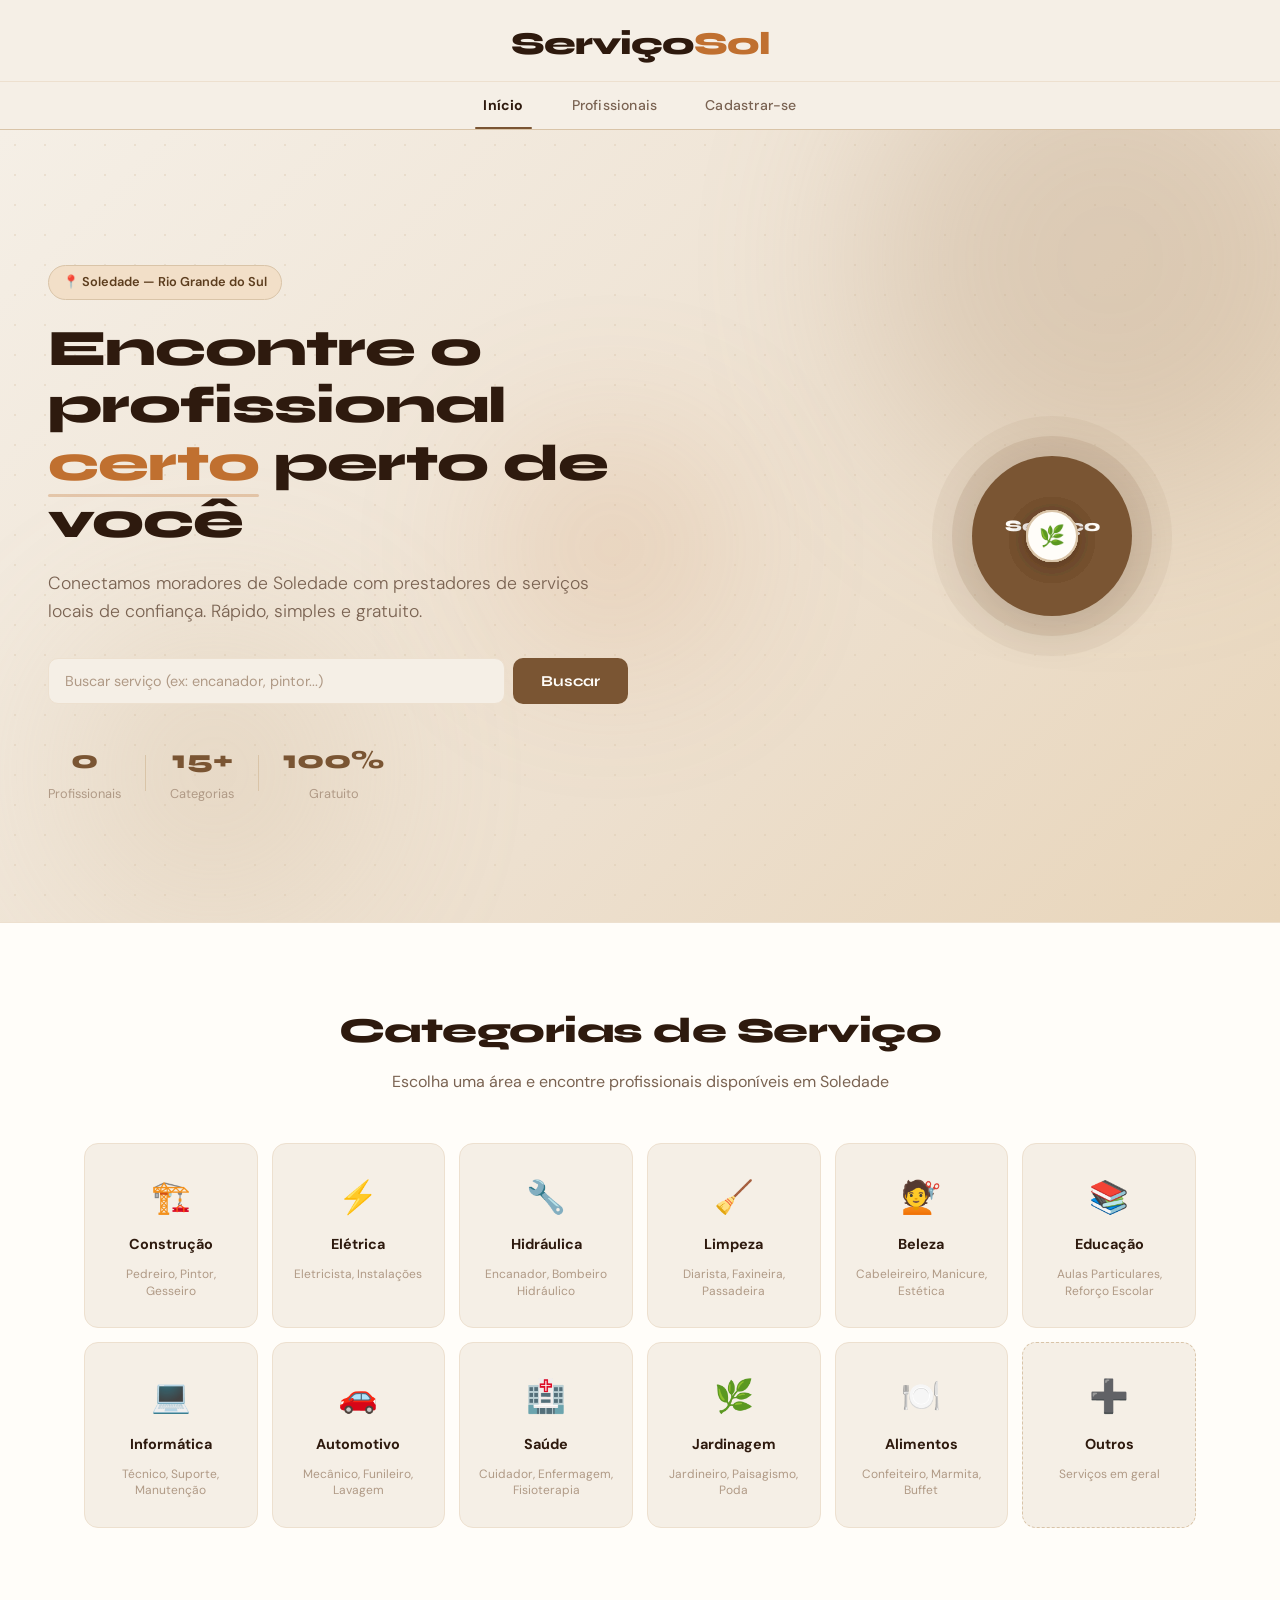
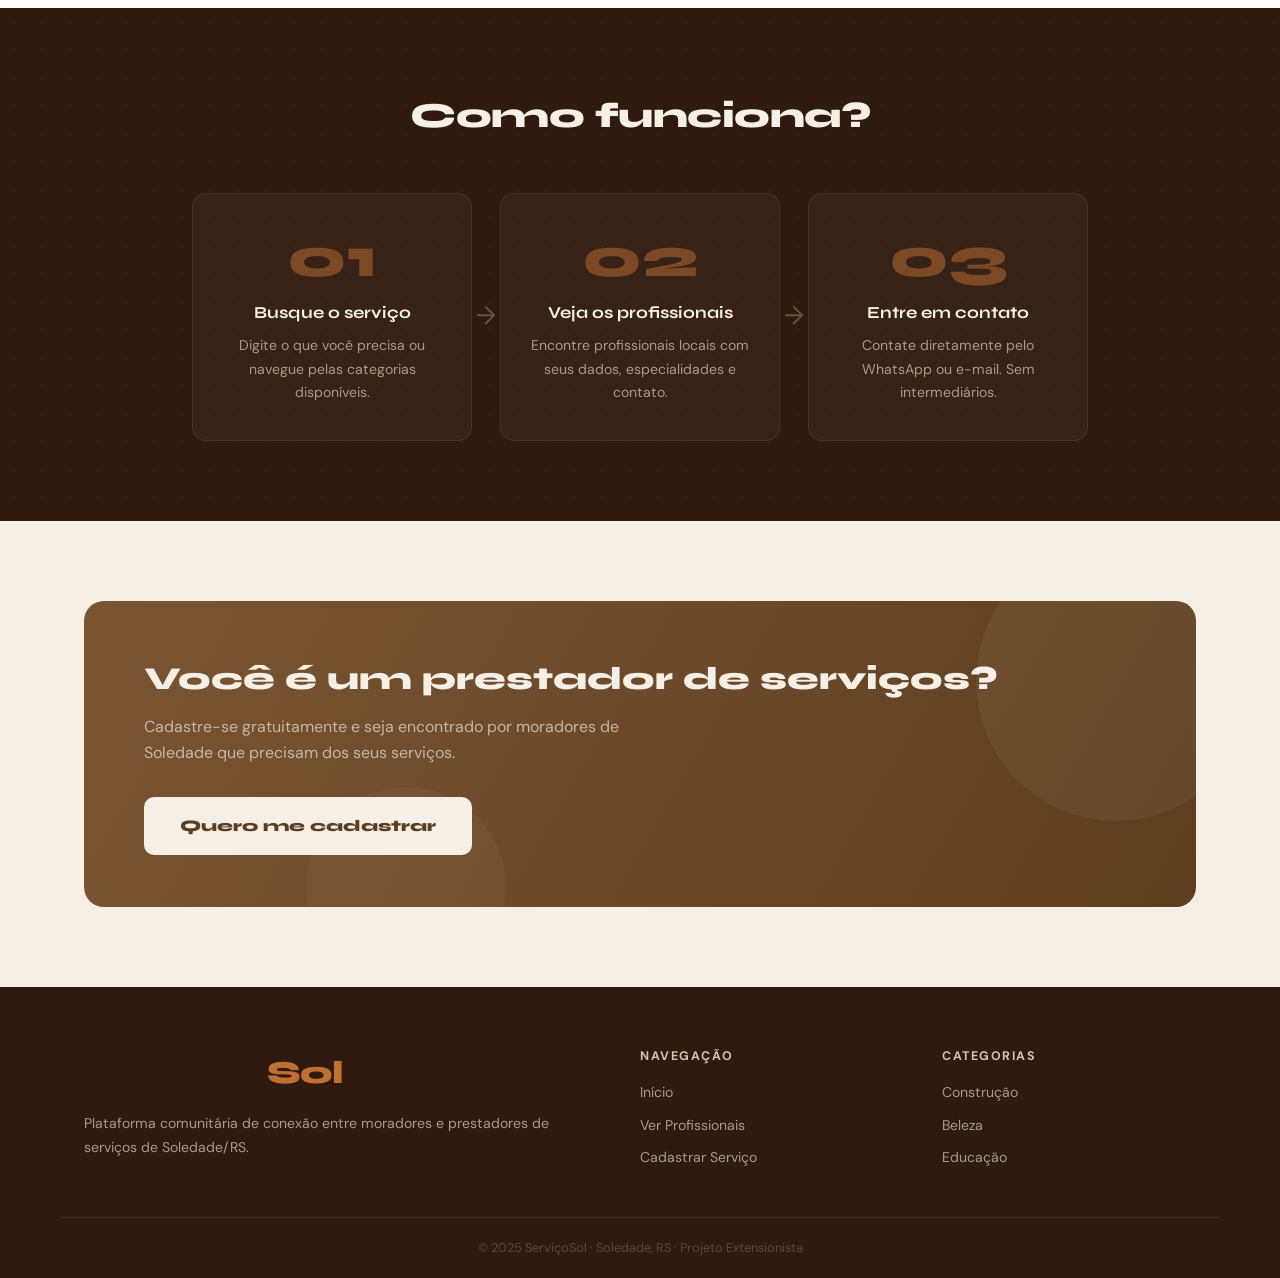
<file: index.html>
<!DOCTYPE html>
<html lang="pt-BR">
<head>
  <meta charset="UTF-8" />
  <meta name="viewport" content="width=device-width, initial-scale=1.0"/>
  <title>ServiçoSol — Soledade/RS</title>
  <link rel="stylesheet" href="style.css" />
  <link href="https://fonts.googleapis.com/css2?family=Syne:wght@400;600;700;800&family=DM+Sans:ital,wght@0,300;0,400;0,500;1,300&display=swap" rel="stylesheet"/>
</head>
<body>

  <!-- NAVBAR -->
  <nav class="navbar">
    <div class="navbar-top">
      <a href="index.html" class="logo">Serviço<span>Sol</span></a>
      <button class="hamburger" id="hamburger">&#9776;</button>
    </div>
    <div class="navbar-bottom">
      <ul class="nav-links">
        <li><a href="index.html" class="active">Início</a></li>
        <li><a href="profissionais.html" class="">Profissionais</a></li>
        <li><a href="cadastro.html" class="">Cadastrar-se</a></li>
      </ul>
    </div>
  </nav>

  <!-- HERO -->
  <section class="hero">
    <div class="hero-bg-shapes">
      <div class="shape shape-1"></div>
      <div class="shape shape-2"></div>
      <div class="shape shape-3"></div>
    </div>
    <div class="hero-content">
      <span class="badge">📍 Soledade — Rio Grande do Sul</span>
      <h1>Encontre o profissional <em>certo</em> perto de você</h1>
      <p>Conectamos moradores de Soledade com prestadores de serviços locais de confiança. Rápido, simples e gratuito.</p>
      <div class="hero-search">
        <input type="text" id="searchInput" placeholder="Buscar serviço (ex: encanador, pintor...)" />
        <button onclick="buscarServico()">Buscar</button>
      </div>
      <div class="hero-stats">
        <div class="stat"><strong id="countProfissionais">0</strong><span>Profissionais</span></div>
        <div class="stat-divider"></div>
        <div class="stat"><strong>15+</strong><span>Categorias</span></div>
        <div class="stat-divider"></div>
        <div class="stat"><strong>100%</strong><span>Gratuito</span></div>
      </div>
    </div>
    <div class="hero-illustration">
      <div class="hero-circle">
        <span>Serviço<br>Sol</span>
      </div>
      <div class="hero-orbit orbit-1"><div class="orbit-icon">🔧</div></div>
      <div class="hero-orbit orbit-2"><div class="orbit-icon">💇</div></div>
      <div class="hero-orbit orbit-3"><div class="orbit-icon">⚡</div></div>
      <div class="hero-orbit orbit-4"><div class="orbit-icon">🏗️</div></div>
      <div class="hero-orbit orbit-5"><div class="orbit-icon">📚</div></div>
      <div class="hero-orbit orbit-6"><div class="orbit-icon">🌿</div></div>
    </div>
  </section>

  <!-- CATEGORIAS -->
  <section class="categorias" id="categorias">
    <div class="container">
      <h2 class="section-title">Categorias de Serviço</h2>
      <p class="section-sub">Escolha uma área e encontre profissionais disponíveis em Soledade</p>
      <div class="cat-grid">
        <a href="profissionais.html?cat=construcao" class="cat-card">
          <span class="cat-icon">🏗️</span>
          <strong>Construção</strong>
          <small>Pedreiro, Pintor, Gesseiro</small>
        </a>
        <a href="profissionais.html?cat=eletrica" class="cat-card">
          <span class="cat-icon">⚡</span>
          <strong>Elétrica</strong>
          <small>Eletricista, Instalações</small>
        </a>
        <a href="profissionais.html?cat=hidraulica" class="cat-card">
          <span class="cat-icon">🔧</span>
          <strong>Hidráulica</strong>
          <small>Encanador, Bombeiro Hidráulico</small>
        </a>
        <a href="profissionais.html?cat=limpeza" class="cat-card">
          <span class="cat-icon">🧹</span>
          <strong>Limpeza</strong>
          <small>Diarista, Faxineira, Passadeira</small>
        </a>
        <a href="profissionais.html?cat=beleza" class="cat-card">
          <span class="cat-icon">💇</span>
          <strong>Beleza</strong>
          <small>Cabeleireiro, Manicure, Estética</small>
        </a>
        <a href="profissionais.html?cat=educacao" class="cat-card">
          <span class="cat-icon">📚</span>
          <strong>Educação</strong>
          <small>Aulas Particulares, Reforço Escolar</small>
        </a>
        <a href="profissionais.html?cat=informatica" class="cat-card">
          <span class="cat-icon">💻</span>
          <strong>Informática</strong>
          <small>Técnico, Suporte, Manutenção</small>
        </a>
        <a href="profissionais.html?cat=automotivo" class="cat-card">
          <span class="cat-icon">🚗</span>
          <strong>Automotivo</strong>
          <small>Mecânico, Funileiro, Lavagem</small>
        </a>
        <a href="profissionais.html?cat=saude" class="cat-card">
          <span class="cat-icon">🏥</span>
          <strong>Saúde</strong>
          <small>Cuidador, Enfermagem, Fisioterapia</small>
        </a>
        <a href="profissionais.html?cat=jardinagem" class="cat-card">
          <span class="cat-icon">🌿</span>
          <strong>Jardinagem</strong>
          <small>Jardineiro, Paisagismo, Poda</small>
        </a>
        <a href="profissionais.html?cat=alimentos" class="cat-card">
          <span class="cat-icon">🍽️</span>
          <strong>Alimentos</strong>
          <small>Confeiteiro, Marmita, Buffet</small>
        </a>
        <a href="profissionais.html?cat=outros" class="cat-card cat-outros">
          <span class="cat-icon">➕</span>
          <strong>Outros</strong>
          <small>Serviços em geral</small>
        </a>
      </div>
    </div>
  </section>

  <!-- COMO FUNCIONA -->
  <section class="como-funciona">
    <div class="container">
      <h2 class="section-title">Como funciona?</h2>
      <div class="steps">
        <div class="step">
          <div class="step-num">01</div>
          <h3>Busque o serviço</h3>
          <p>Digite o que você precisa ou navegue pelas categorias disponíveis.</p>
        </div>
        <div class="step-arrow">→</div>
        <div class="step">
          <div class="step-num">02</div>
          <h3>Veja os profissionais</h3>
          <p>Encontre profissionais locais com seus dados, especialidades e contato.</p>
        </div>
        <div class="step-arrow">→</div>
        <div class="step">
          <div class="step-num">03</div>
          <h3>Entre em contato</h3>
          <p>Contate diretamente pelo WhatsApp ou e-mail. Sem intermediários.</p>
        </div>
      </div>
    </div>
  </section>

  <!-- CTA CADASTRO -->
  <section class="cta-section">
    <div class="container">
      <div class="cta-box">
        <div class="cta-text">
          <h2>Você é um prestador de serviços?</h2>
          <p>Cadastre-se gratuitamente e seja encontrado por moradores de Soledade que precisam dos seus serviços.</p>
        </div>
        <a href="cadastro.html" class="btn-cta">Quero me cadastrar</a>
      </div>
    </div>
  </section>

  <!-- FOOTER -->
  <footer class="footer">
    <div class="container footer-inner">
      <div class="footer-brand">
        <a href="index.html" class="logo">Serviço<span>Sol</span></a>
        <p>Plataforma comunitária de conexão entre moradores e prestadores de serviços de Soledade/RS.</p>
      </div>
      <div class="footer-links">
        <strong>Navegação</strong>
        <a href="index.html">Início</a>
        <a href="profissionais.html">Ver Profissionais</a>
        <a href="cadastro.html">Cadastrar Serviço</a>
      </div>
      <div class="footer-links">
        <strong>Categorias</strong>
        <a href="profissionais.html?cat=construcao">Construção</a>
        <a href="profissionais.html?cat=beleza">Beleza</a>
        <a href="profissionais.html?cat=educacao">Educação</a>
      </div>
    </div>
    <div class="footer-bottom">
      <p>© 2025 ServiçoSol · Soledade, RS · Projeto Extensionista</p>
    </div>
  </footer>

  <script src="main.js"></script>
  <script>
    // Conta profissionais cadastrados
    const profs = JSON.parse(localStorage.getItem('profissionais') || '[]');
    document.getElementById('countProfissionais').textContent = profs.length;
  </script>
</body>
</html>
</file>
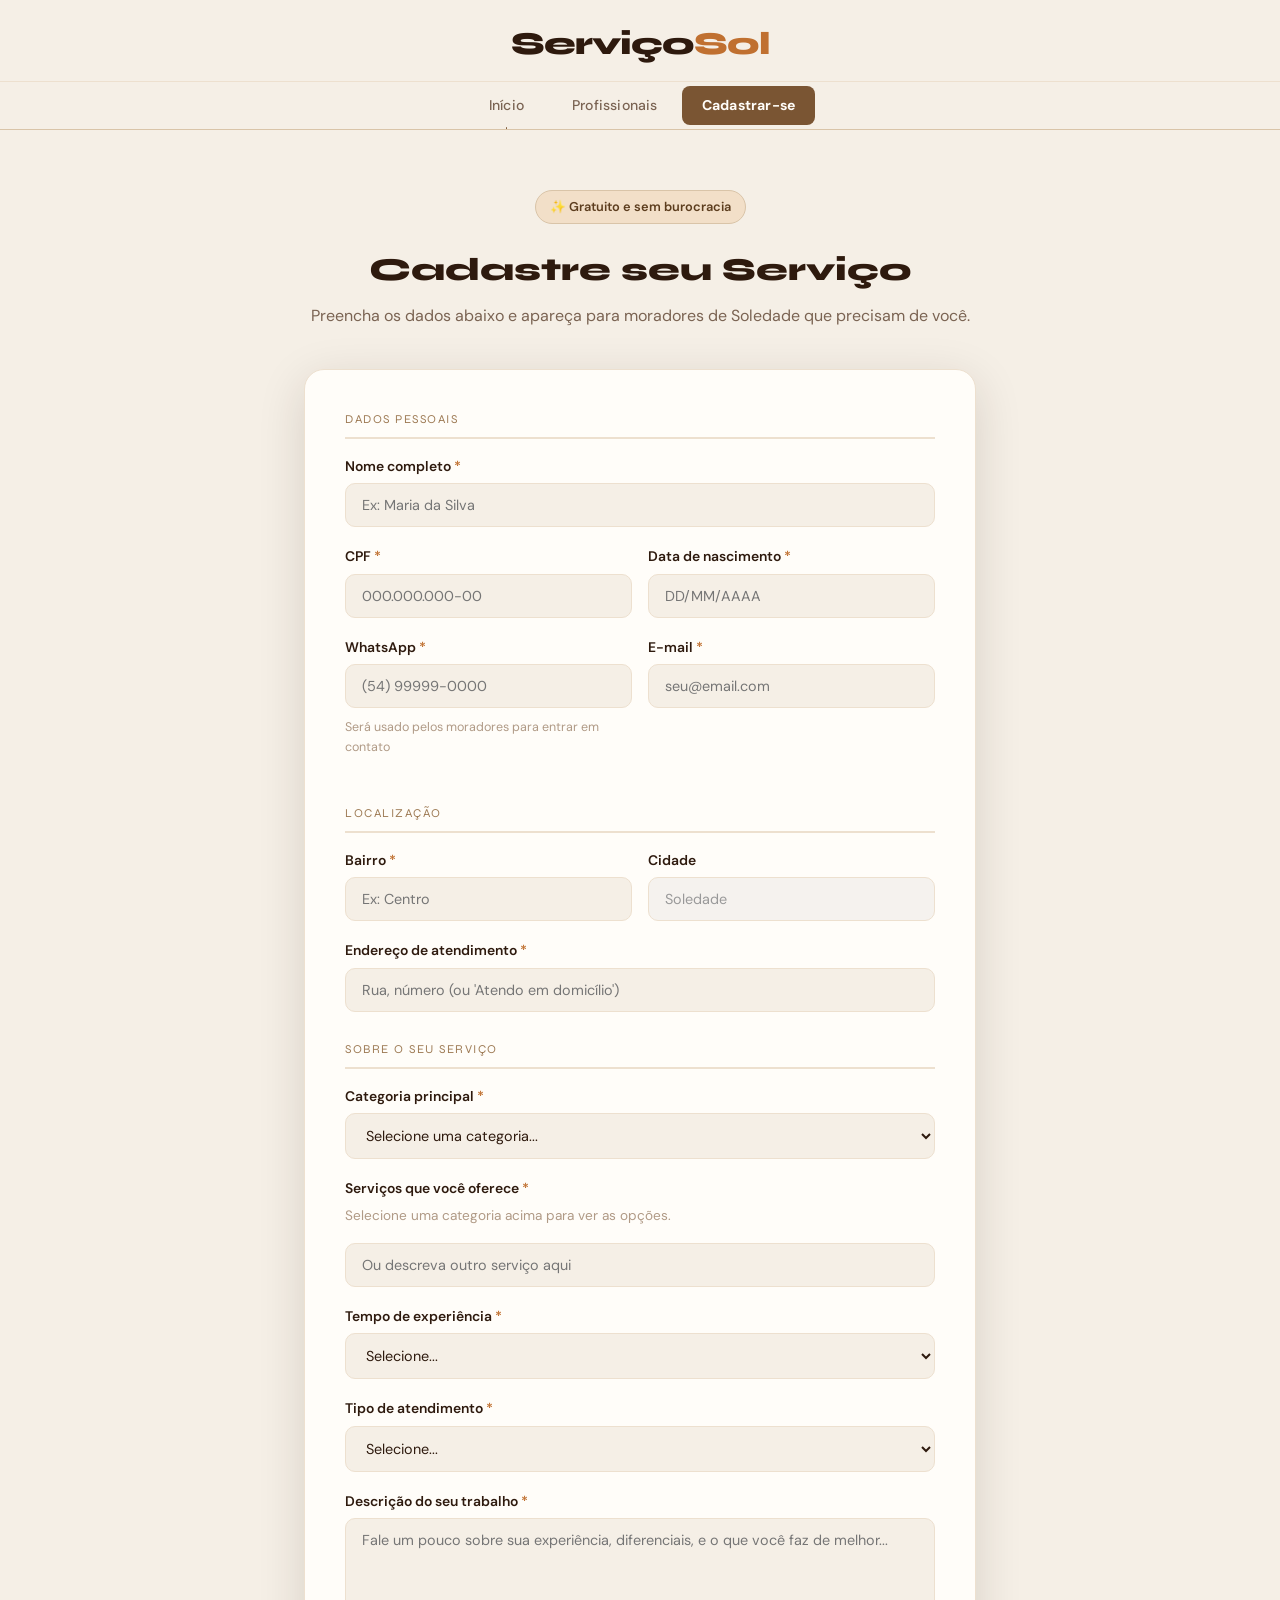
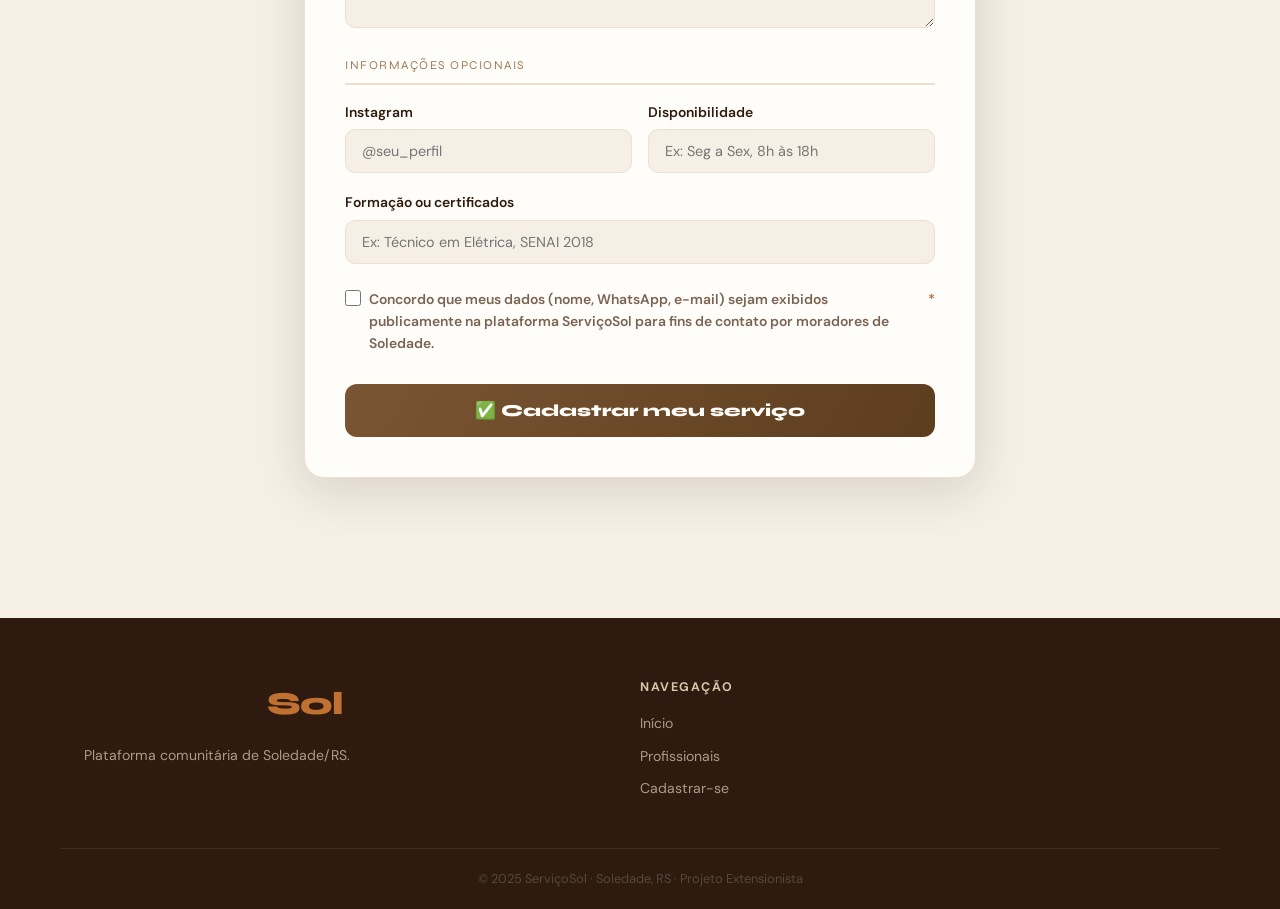
<file: cadastro.html>
<!DOCTYPE html>
<html lang="pt-BR">
<head>
  <meta charset="UTF-8"/>
  <meta name="viewport" content="width=device-width, initial-scale=1.0"/>
  <title>Cadastrar Serviço — ServiçoSol</title>
  <link rel="stylesheet" href="style.css"/>
  <link href="https://fonts.googleapis.com/css2?family=Syne:wght@400;600;700;800&family=DM+Sans:ital,wght@0,300;0,400;0,500;1,300&display=swap" rel="stylesheet"/>
</head>
<body>

  <nav class="navbar">
    <div class="navbar-top">
      <a href="index.html" class="logo">Serviço<span>Sol</span></a>
      <button class="hamburger" id="hamburger">&#9776;</button>
    </div>
    <div class="navbar-bottom">
      <ul class="nav-links">
        <li><a href="index.html">Início</a></li>
        <li><a href="profissionais.html">Profissionais</a></li>
        <li><a href="cadastro.html" class="active">Cadastrar-se</a></li>
      </ul>
    </div>
  </nav>

  <div class="cadastro-wrapper">
    <div class="cadastro-header">
      <span class="badge">✨ Gratuito e sem burocracia</span>
      <h1>Cadastre seu Serviço</h1>
      <p>Preencha os dados abaixo e apareça para moradores de Soledade que precisam de você.</p>
    </div>

    <div class="form-card">

      <!-- FORMULÁRIO -->
      <div id="formSection">
        <form id="cadastroForm" onsubmit="submitForm(event)">

          <!-- DADOS PESSOAIS -->
          <p class="form-section-title">Dados Pessoais</p>

          <div class="form-group">
            <label for="nome">Nome completo <span class="req">*</span></label>
            <input type="text" id="nome" placeholder="Ex: Maria da Silva" required/>
          </div>

          <div class="form-row">
            <div class="form-group">
              <label for="cpf">CPF <span class="req">*</span></label>
              <input type="text" id="cpf" placeholder="000.000.000-00" maxlength="14" required/>
            </div>
            <div class="form-group">
              <label for="nascimento">Data de nascimento <span class="req">*</span></label>
              <input type="text" id="nascimento" placeholder="DD/MM/AAAA" maxlength="10" required/>
            </div>
          </div>

          <div class="form-row">
            <div class="form-group">
              <label for="whatsapp">WhatsApp <span class="req">*</span></label>
              <input type="tel" id="whatsapp" placeholder="(54) 99999-0000" required/>
              <span class="form-note">Será usado pelos moradores para entrar em contato</span>
            </div>
            <div class="form-group">
              <label for="email">E-mail <span class="req">*</span></label>
              <input type="email" id="email" placeholder="seu@email.com" required/>
            </div>
          </div>

          <!-- ENDEREÇO -->
          <p class="form-section-title">Localização</p>

          <div class="form-row">
            <div class="form-group">
              <label for="bairro">Bairro <span class="req">*</span></label>
              <input type="text" id="bairro" placeholder="Ex: Centro" required/>
            </div>
            <div class="form-group">
              <label for="cidade">Cidade</label>
              <input type="text" id="cidade" value="Soledade" readonly style="background:#F5F2EE;color:#999;cursor:not-allowed;"/>
            </div>
          </div>

          <div class="form-group">
            <label for="endereco">Endereço de atendimento <span class="req">*</span></label>
            <input type="text" id="endereco" placeholder="Rua, número (ou 'Atendo em domicílio')" required/>
          </div>

          <!-- SERVIÇO -->
          <p class="form-section-title">Sobre o seu Serviço</p>

          <div class="form-group">
            <label for="categoria">Categoria principal <span class="req">*</span></label>
            <select id="categoria" required>
              <option value="">Selecione uma categoria...</option>
              <option value="construcao">🏗️ Construção (Pedreiro, Pintor, Gesseiro...)</option>
              <option value="eletrica">⚡ Elétrica (Eletricista, Instalações...)</option>
              <option value="hidraulica">🔧 Hidráulica (Encanador, Bombeiro Hidráulico...)</option>
              <option value="limpeza">🧹 Limpeza (Diarista, Faxineira, Passadeira...)</option>
              <option value="beleza">💇 Beleza (Cabeleireiro, Manicure, Estética...)</option>
              <option value="educacao">📚 Educação (Aulas Particulares, Reforço...)</option>
              <option value="informatica">💻 Informática (Técnico, Suporte, Manutenção...)</option>
              <option value="automotivo">🚗 Automotivo (Mecânico, Funileiro, Lavagem...)</option>
              <option value="saude">🏥 Saúde (Cuidador, Enfermagem, Fisioterapia...)</option>
              <option value="jardinagem">🌿 Jardinagem (Jardineiro, Paisagismo, Poda...)</option>
              <option value="alimentos">🍽️ Alimentos (Confeiteiro, Marmita, Buffet...)</option>
              <option value="outros">➕ Outros serviços</option>
            </select>
          </div>

          <div class="form-group">
            <label>Serviços que você oferece <span class="req">*</span></label>
            <div class="checkbox-group" id="checkboxServicos">
              <p style="color:var(--gray);font-size:0.85rem;grid-column:1/-1;">Selecione uma categoria acima para ver as opções.</p>
            </div>
            <input type="text" id="servicoCustom" placeholder="Ou descreva outro serviço aqui" style="margin-top:10px;"/>
          </div>

          <div class="form-group">
            <label for="experiencia">Tempo de experiência <span class="req">*</span></label>
            <select id="experiencia" required>
              <option value="">Selecione...</option>
              <option>Menos de 1 ano</option>
              <option>1 a 2 anos</option>
              <option>3 a 5 anos</option>
              <option>6 a 10 anos</option>
              <option>Mais de 10 anos</option>
            </select>
          </div>

          <div class="form-group">
            <label for="atendimento">Tipo de atendimento <span class="req">*</span></label>
            <select id="atendimento" required>
              <option value="">Selecione...</option>
              <option>Presencial (cliente vem até mim)</option>
              <option>Domiciliar (vou até o cliente)</option>
              <option>Residencial</option>
              <option>Comercial</option>
              <option>Residencial e Comercial</option>
              <option>Domiciliar e Presencial</option>
              <option>Presencial e Online</option>
            </select>
          </div>

          <div class="form-group">
            <label for="descricao">Descrição do seu trabalho <span class="req">*</span></label>
            <textarea id="descricao" placeholder="Fale um pouco sobre sua experiência, diferenciais, e o que você faz de melhor..." required></textarea>
          </div>

          <!-- OPCIONAL -->
          <p class="form-section-title">Informações Opcionais</p>

          <div class="form-row">
            <div class="form-group">
              <label for="instagram">Instagram</label>
              <input type="text" id="instagram" placeholder="@seu_perfil"/>
            </div>
            <div class="form-group">
              <label for="disponibilidade">Disponibilidade</label>
              <input type="text" id="disponibilidade" placeholder="Ex: Seg a Sex, 8h às 18h"/>
            </div>
          </div>

          <div class="form-group">
            <label for="formacao">Formação ou certificados</label>
            <input type="text" id="formacao" placeholder="Ex: Técnico em Elétrica, SENAI 2018"/>
          </div>

          <!-- LGPD -->
          <div class="form-group" style="margin-top:24px;">
            <label class="checkbox-item">
              <input type="checkbox" id="lgpd" required/>
              Concordo que meus dados (nome, WhatsApp, e-mail) sejam exibidos publicamente na plataforma ServiçoSol para fins de contato por moradores de Soledade. <span class="req">*</span>
            </label>
          </div>

          <button type="submit" class="btn-submit" id="btnSubmit">✅ Cadastrar meu serviço</button>
        </form>
      </div>

      <!-- SUCESSO -->
      <div class="success-msg" id="successMsg">
        <div class="success-icon">🎉</div>
        <h2>Cadastro realizado!</h2>
        <p>Seu perfil já está visível para os moradores de Soledade. Agora é só esperar os contatos chegarem!</p>
        <a href="profissionais.html">→ Ver todos os profissionais</a>
      </div>

    </div>
  </div>

  <footer class="footer">
    <div class="container footer-inner">
      <div class="footer-brand">
        <a href="index.html" class="logo">Serviço<span>Sol</span></a>
        <p>Plataforma comunitária de Soledade/RS.</p>
      </div>
      <div class="footer-links">
        <strong>Navegação</strong>
        <a href="index.html">Início</a>
        <a href="profissionais.html">Profissionais</a>
        <a href="cadastro.html">Cadastrar-se</a>
      </div>
    </div>
    <div class="footer-bottom"><p>© 2025 ServiçoSol · Soledade, RS · Projeto Extensionista</p></div>
  </footer>

  <script src="main.js"></script>
  <script>
    const servicosPorCat = {
      construcao: ['Alvenaria / Pedreiro','Pintura','Gesseiro / Drywall','Telhado / Cobertura','Piso e Revestimento','Marcenaria','Serralheria'],
      eletrica: ['Instalação Elétrica','Troca de Fiação','Chuveiro e Tomadas','Iluminação','Quadro de Luz / Disjuntores','Interfone / Câmeras'],
      hidraulica: ['Encanamento','Desentupimento','Caixa d\'água','Instalação de torneiras','Aquecedor Solar','Fossas e Tubulação'],
      limpeza: ['Faxina','Diarista','Passadeira','Limpeza Pós-Obra','Limpeza de Estofados','Limpeza de Vidros'],
      beleza: ['Corte Masculino','Corte Feminino','Coloração','Escova','Manicure','Pedicure','Sobrancelha','Maquiagem'],
      educacao: ['Reforço Escolar','Matemática','Português','Inglês','Ciências','História','Pré-Vestibular','Alfabetização'],
      informatica: ['Formatação','Manutenção de PC / Notebook','Vírus e Lentidão','Instalação de Programas','Configuração de Redes','Aulas de Informática'],
      automotivo: ['Mecânica Geral','Funilaria','Pintura Automotiva','Lavagem','Troca de Óleo','Instalação de Som'],
      saude: ['Cuidador de Idosos','Enfermagem Domiciliar','Fisioterapia','Acompanhante Hospitalar','Auxiliar de Saúde'],
      jardinagem: ['Jardinagem','Poda de Árvores','Paisagismo','Corte de Grama','Controle de Pragas'],
      alimentos: ['Confeitaria / Bolos','Marmita / Quentinha','Salgados','Buffet','Doces Finos','Comida Congelada'],
      outros: ['Serviço Geral','Transporte / Frete','Costura e Reformas','Fotografia','Pet Care','Outro']
    };

    document.getElementById('categoria').addEventListener('change', function() {
      const cat = this.value;
      const box = document.getElementById('checkboxServicos');
      if (!cat || !servicosPorCat[cat]) {
        box.innerHTML = '<p style="color:var(--gray);font-size:0.85rem;grid-column:1/-1;">Selecione uma categoria acima.</p>';
        return;
      }
      box.innerHTML = servicosPorCat[cat].map(s => `
        <label class="checkbox-item">
          <input type="checkbox" name="servico" value="${s}"/> ${s}
        </label>`).join('');
    });

    // Máscara CPF
    document.getElementById('cpf').addEventListener('input', function() {
      let v = this.value.replace(/\D/g,'');
      v = v.replace(/(\d{3})(\d)/,'$1.$2');
      v = v.replace(/(\d{3})(\d)/,'$1.$2');
      v = v.replace(/(\d{3})(\d{1,2})$/,'$1-$2');
      this.value = v;
    });

    // Máscara nascimento
    document.getElementById('nascimento').addEventListener('input', function() {
      let v = this.value.replace(/\D/g,'');
      if (v.length > 2) v = v.slice(0,2)+'/'+v.slice(2);
      if (v.length > 5) v = v.slice(0,5)+'/'+v.slice(5,9);
      this.value = v;
    });

    // Máscara WhatsApp
    document.getElementById('whatsapp').addEventListener('input', function() {
      let v = this.value.replace(/\D/g,'');
      if (v.length > 2) v = '('+v.slice(0,2)+') '+v.slice(2);
      if (v.length > 10) v = v.slice(0,10)+'-'+v.slice(10,14);
      this.value = v;
    });

    async function submitForm(e) {
      e.preventDefault();
      const servicosMarcados = [...document.querySelectorAll('input[name=servico]:checked')].map(c=>c.value);
      const servicoCustom = document.getElementById('servicoCustom').value.trim();
      if (servicoCustom) servicosMarcados.push(servicoCustom);

      if (!servicosMarcados.length) {
        alert('Selecione ao menos um serviço ou descreva o serviço que você oferece.');
        return;
      }

      const btn = document.getElementById('btnSubmit');
      btn.disabled = true;
      btn.textContent = '⏳ Salvando...';

      const wppRaw = document.getElementById('whatsapp').value.replace(/\D/g,'');
      const novo = {
        id: Date.now(),
        nome: document.getElementById('nome').value,
        email: document.getElementById('email').value,
        whatsapp: '55' + wppRaw,
        bairro: document.getElementById('bairro').value,
        endereco: document.getElementById('endereco').value,
        categoria: document.getElementById('categoria').value,
        servicos: servicosMarcados,
        experiencia: document.getElementById('experiencia').value,
        atendimento: document.getElementById('atendimento').value,
        descricao: document.getElementById('descricao').value,
        instagram: document.getElementById('instagram').value,
        disponibilidade: document.getElementById('disponibilidade').value,
        formacao: document.getElementById('formacao').value,
      };

      try {
        await saveProfissional(novo);
        document.getElementById('formSection').style.display = 'none';
        document.getElementById('successMsg').style.display = 'block';
        window.scrollTo({top: 0, behavior: 'smooth'});
      } catch (err) {
        alert('Ocorreu um erro ao salvar. Tente novamente.');
        btn.disabled = false;
        btn.textContent = '✅ Cadastrar meu serviço';
      }
    }
  </script>
</body>
</html>
</file>
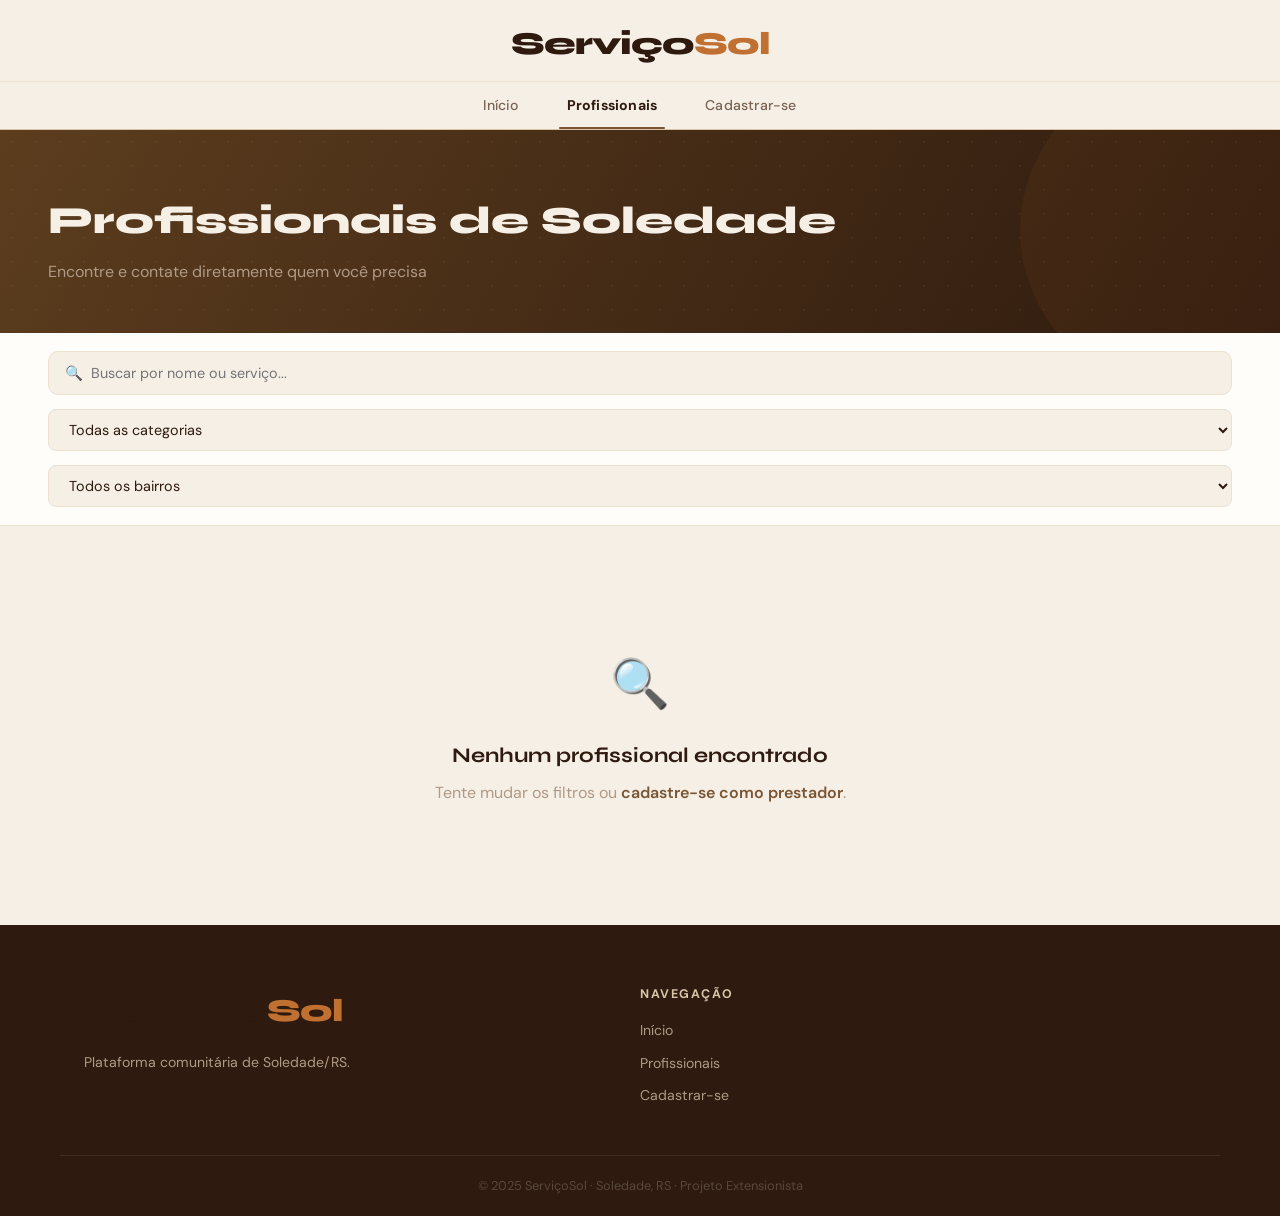
<file: profissionais.html>
<!DOCTYPE html>
<html lang="pt-BR">
<head>
  <meta charset="UTF-8"/>
  <meta name="viewport" content="width=device-width, initial-scale=1.0"/>
  <title>Profissionais — ServiçoSol</title>
  <link rel="stylesheet" href="style.css"/>
  <link href="https://fonts.googleapis.com/css2?family=Syne:wght@400;600;700;800&family=DM+Sans:ital,wght@0,300;0,400;0,500;1,300&display=swap" rel="stylesheet"/>
</head>
<body>

  <nav class="navbar">
    <div class="navbar-top">
      <a href="index.html" class="logo">Serviço<span>Sol</span></a>
      <button class="hamburger" id="hamburger">&#9776;</button>
    </div>
    <div class="navbar-bottom">
      <ul class="nav-links">
        <li><a href="index.html">Início</a></li>
        <li><a href="profissionais.html" class="active">Profissionais</a></li>
        <li><a href="cadastro.html">Cadastrar-se</a></li>
      </ul>
    </div>
  </nav>

  <div class="page-header">
    <h1>Profissionais de Soledade</h1>
    <p>Encontre e contate diretamente quem você precisa</p>
  </div>

  <div class="filters-bar">
    <input type="text" class="filter-search" id="filterSearch" placeholder="🔍  Buscar por nome ou serviço..."/>
    <select class="filter-select" id="filterCat">
      <option value="">Todas as categorias</option>
      <option value="construcao">🏗️ Construção</option>
      <option value="eletrica">⚡ Elétrica</option>
      <option value="hidraulica">🔧 Hidráulica</option>
      <option value="limpeza">🧹 Limpeza</option>
      <option value="beleza">💇 Beleza</option>
      <option value="educacao">📚 Educação</option>
      <option value="informatica">💻 Informática</option>
      <option value="automotivo">🚗 Automotivo</option>
      <option value="saude">🏥 Saúde</option>
      <option value="jardinagem">🌿 Jardinagem</option>
      <option value="alimentos">🍽️ Alimentos</option>
      <option value="outros">➕ Outros</option>
    </select>
    <select class="filter-select" id="filterBairro">
      <option value="">Todos os bairros</option>
    </select>
  </div>

  <!-- Estado de carregamento -->
  <div class="loading-state" id="loadingState">
    <div class="loading-spinner"></div>
    <p>Carregando profissionais...</p>
  </div>

  <div class="profissionais-grid" id="grid" style="display:none;">
    <!-- cards injetados via JS -->
  </div>

  <footer class="footer">
    <div class="container footer-inner">
      <div class="footer-brand">
        <a href="index.html" class="logo">Serviço<span>Sol</span></a>
        <p>Plataforma comunitária de Soledade/RS.</p>
      </div>
      <div class="footer-links">
        <strong>Navegação</strong>
        <a href="index.html">Início</a>
        <a href="profissionais.html">Profissionais</a>
        <a href="cadastro.html">Cadastrar-se</a>
      </div>
    </div>
    <div class="footer-bottom"><p>© 2025 ServiçoSol · Soledade, RS · Projeto Extensionista</p></div>
  </footer>

  <script src="main.js"></script>
  <script>
    const catLabels = {
      construcao:'🏗️ Construção', eletrica:'⚡ Elétrica', hidraulica:'🔧 Hidráulica',
      limpeza:'🧹 Limpeza', beleza:'💇 Beleza', educacao:'📚 Educação',
      informatica:'💻 Informática', automotivo:'🚗 Automotivo', saude:'🏥 Saúde',
      jardinagem:'🌿 Jardinagem', alimentos:'🍽️ Alimentos', outros:'➕ Outros'
    };

    // Cache dos profissionais carregados
    let todosOsProfissionais = [];

    function getInitials(nome) {
      return nome.split(' ').slice(0,2).map(p=>p[0]).join('').toUpperCase();
    }

    function renderCard(p) {
      const wpp = p.whatsapp ? `https://wa.me/${String(p.whatsapp).replace(/\D/g,'')}` : null;
      const servs = Array.isArray(p.servicos) ? p.servicos.join(', ') : (p.servicos || '');
      return `
        <div class="prof-card">
          <div class="prof-avatar">${getInitials(p.nome)}</div>
          <div class="prof-name">${p.nome}</div>
          <span class="prof-categoria">${catLabels[p.categoria] || p.categoria}</span>
          <p class="prof-desc">${p.descricao || ''}</p>
          <div class="prof-info">
            ${servs ? `<div class="prof-info-item"><span>🛠️</span> <span class="prof-info-text">${servs}</span></div>` : ''}
            ${p.bairro ? `<div class="prof-info-item"><span>📍</span> <span class="prof-info-text">${p.bairro}, Soledade/RS</span></div>` : ''}
            ${p.experiencia ? `<div class="prof-info-item"><span>⏱️</span> <span class="prof-info-text">${p.experiencia} de experiência</span></div>` : ''}
            ${p.atendimento ? `<div class="prof-info-item"><span>🏠</span> <span class="prof-info-text">${p.atendimento}</span></div>` : ''}
          </div>
          <div class="prof-actions">
            ${wpp ? `<a href="${wpp}" target="_blank" class="btn-wpp">💬 WhatsApp</a>` : ''}
            ${p.email ? `<a href="mailto:${p.email}" class="btn-email">✉️ E-mail</a>` : ''}
          </div>
        </div>`;
    }

    function render() {
      const q = document.getElementById('filterSearch').value.toLowerCase();
      const cat = document.getElementById('filterCat').value;
      const bairro = document.getElementById('filterBairro').value;
      const grid = document.getElementById('grid');

      let filtered = todosOsProfissionais.filter(p => {
        const matchQ = !q || p.nome.toLowerCase().includes(q)
          || (p.descricao||'').toLowerCase().includes(q)
          || (Array.isArray(p.servicos) ? p.servicos.join(' ') : (p.servicos||'')).toLowerCase().includes(q);
        const matchCat = !cat || p.categoria === cat;
        const matchBairro = !bairro || p.bairro === bairro;
        return matchQ && matchCat && matchBairro;
      });

      if (!filtered.length) {
        grid.innerHTML = `<div class="empty-state">
          <div class="empty-icon">🔍</div>
          <h3>Nenhum profissional encontrado</h3>
          <p>Tente mudar os filtros ou <a href="cadastro.html" style="color:var(--sol-deep);font-weight:600">cadastre-se como prestador</a>.</p>
        </div>`;
        return;
      }
      grid.innerHTML = filtered.map(renderCard).join('');
    }

    function populateBairros() {
      const bairros = [...new Set(todosOsProfissionais.map(p=>p.bairro).filter(Boolean))].sort();
      const sel = document.getElementById('filterBairro');
      // Remove opções antigas (menos a primeira "Todos os bairros")
      while (sel.options.length > 1) sel.remove(1);
      bairros.forEach(b => {
        const opt = document.createElement('option');
        opt.value = b; opt.textContent = b;
        sel.appendChild(opt);
      });
    }

    async function init() {
      // Lê parâmetros da URL antes de carregar
      const params = new URLSearchParams(location.search);
      if (params.get('cat')) document.getElementById('filterCat').value = params.get('cat');
      if (params.get('q')) document.getElementById('filterSearch').value = params.get('q');

      // Carrega profissionais do banco compartilhado
      todosOsProfissionais = await getProfissionais();

      // Esconde loading, mostra grid
      document.getElementById('loadingState').style.display = 'none';
      document.getElementById('grid').style.display = 'grid';

      populateBairros();
      render();
    }

    init();

    document.getElementById('filterSearch').addEventListener('input', render);
    document.getElementById('filterCat').addEventListener('change', render);
    document.getElementById('filterBairro').addEventListener('change', render);
  </script>
</body>
</html>
</file>
<file: style.css>
/* ===========================
   SERVICOSOL — STYLE.CSS
   Paleta: Marrom & Bege
   =========================== */

:root {
  /* Paleta principal */
  --cream:      #F5EFE6;
  --cream-dark: #EDE0CF;
  --beige:      #D9C4A8;
  --beige-mid:  #C4A882;
  --brown-lt:   #9E7B55;
  --brown:      #7A5533;
  --brown-deep: #5C3D1E;
  --espresso:   #2E1A0E;

  /* Texto */
  --text-main:  #2E1A0E;
  --text-soft:  #7A6352;
  --text-muted: #B09A86;

  /* UI */
  --white:      #FFFDF9;
  --accent:     #C07030;
  --accent-lt:  #F2DFC8;
  --green:      #4A7C59;
  --gray:       #B09A86;
  --sol-deep:   #7A5533;

  --radius:     14px;
  --shadow:     0 4px 24px rgba(46,26,14,0.08);
  --shadow-lg:  0 12px 48px rgba(46,26,14,0.14);

  --font-head:  'Syne', sans-serif;
  --font-body:  'DM Sans', sans-serif;
}

*, *::before, *::after { box-sizing: border-box; margin: 0; padding: 0; }
html { scroll-behavior: smooth; }

body {
  font-family: var(--font-body);
  background: var(--cream);
  color: var(--text-main);
  line-height: 1.6;
  overflow-x: hidden;
  /* CORRIGIDO: evita texto esticado */
  -webkit-font-smoothing: antialiased;
  -moz-osx-font-smoothing: grayscale;
  text-rendering: optimizeLegibility;
}

a { text-decoration: none; color: inherit; }

/* CORRIGIDO: regra global de text-wrap para evitar letras esticadas */
p, span, li, label, .prof-desc, .prof-info-item, .cat-card small,
.step p, .cta-text p, .footer-brand p {
  overflow-wrap: break-word;
  word-break: break-word;
  hyphens: auto;
  -webkit-hyphens: auto;
}

/* Headings não precisam de hifenização */
h1, h2, h3, h4 {
  overflow-wrap: break-word;
  word-break: break-word;
}

.container {
  max-width: 1160px;
  margin: 0 auto;
  padding: 0 24px;
}

/* ========================
   NAVBAR
======================== */
.navbar {
  position: sticky;
  top: 0;
  z-index: 100;
  background: rgba(245,239,230,0.96);
  backdrop-filter: blur(14px);
  border-bottom: 1px solid var(--beige);
}

/* Linha de cima: só o logo centralizado */
.navbar-top {
  display: flex;
  justify-content: center;
  padding: 18px 48px 12px;
  border-bottom: 1px solid var(--cream-dark);
}

/* Linha de baixo: menu centralizado */
.navbar-bottom {
  display: flex;
  justify-content: center;
  padding: 0 48px;
}

.logo {
  font-family: var(--font-head);
  font-size: 2rem;
  font-weight: 800;
  color: var(--espresso);
  letter-spacing: -1px;
  transition: opacity .2s;
  white-space: nowrap; /* CORRIGIDO: logo nunca quebra linha */
}
.logo:hover { opacity: 0.8; }
.logo span { color: var(--accent); }

.nav-links {
  list-style: none;
  display: flex;
  align-items: center;
  gap: 0;
}
.nav-links li a {
  display: block;
  font-size: 0.88rem;
  font-weight: 500;
  color: var(--text-soft);
  padding: 12px 24px;
  transition: color .2s, background .2s;
  position: relative;
  letter-spacing: 0.2px;
  white-space: nowrap; /* CORRIGIDO: links do menu não quebram */
}
.nav-links li a::after {
  content: '';
  position: absolute;
  bottom: 0; left: 50%; right: 50%;
  height: 2px;
  background: var(--brown);
  transition: left .2s, right .2s;
  border-radius: 2px;
}
.nav-links li a:hover { color: var(--espresso); }
.nav-links li a:hover::after,
.nav-links li a.active::after { left: 16px; right: 16px; }
.nav-links li a.active { color: var(--espresso); font-weight: 700; }

/* Cadastrar-se highlight in navbar */
.nav-links li a.active[href="cadastro.html"],
.nav-links li:last-child a.active {
  background: var(--brown);
  color: var(--white) !important;
  border-radius: 8px;
  padding: 8px 20px;
}
.nav-links li:last-child a.active::after { display: none; }

.hamburger {
  display: none;
  background: none;
  border: none;
  font-size: 1.5rem;
  cursor: pointer;
  color: var(--espresso);
}

/* ========================
   LOADING STATE
======================== */
.loading-state {
  display: flex;
  flex-direction: column;
  align-items: center;
  justify-content: center;
  padding: 80px 20px;
  color: var(--text-muted);
  gap: 16px;
}
.loading-spinner {
  width: 40px;
  height: 40px;
  border: 3px solid var(--cream-dark);
  border-top-color: var(--brown);
  border-radius: 50%;
  animation: spin 0.8s linear infinite;
}
@keyframes spin {
  to { transform: rotate(360deg); }
}

/* ========================
   HERO
======================== */
.hero {
  min-height: 88vh;
  display: flex;
  align-items: center;
  justify-content: space-between;
  gap: 48px;
  padding: 80px 48px 60px;
  position: relative;
  overflow: hidden;
  background: linear-gradient(135deg, var(--cream) 0%, var(--cream-dark) 60%, #E8D5BA 100%);
}

/* Textura de pontos */
.hero::before {
  content: '';
  position: absolute;
  inset: 0;
  background-image: radial-gradient(var(--beige) 1.5px, transparent 1.5px);
  background-size: 30px 30px;
  opacity: 0.35;
  pointer-events: none;
}

.hero-bg-shapes { position: absolute; inset: 0; pointer-events: none; z-index: 0; }
.shape {
  position: absolute;
  border-radius: 50%;
  filter: blur(90px);
  opacity: 0.22;
}
.shape-1 { width: 500px; height: 500px; background: var(--brown-lt); top: -120px; right: -80px; }
.shape-2 { width: 300px; height: 300px; background: var(--beige-mid); bottom: 0; left: 5%; }
.shape-3 { width: 200px; height: 200px; background: var(--accent); top: 40%; left: 40%; }

.hero-content {
  position: relative;
  z-index: 1;
  max-width: 580px;
}

.badge {
  display: inline-block;
  background: var(--accent-lt);
  color: var(--brown-deep);
  font-size: 0.8rem;
  font-weight: 600;
  padding: 6px 14px;
  border-radius: 20px;
  margin-bottom: 20px;
  border: 1px solid var(--beige);
}

.hero-content h1 {
  font-family: var(--font-head);
  font-size: clamp(2rem, 4vw, 3.4rem);
  font-weight: 800;
  line-height: 1.12;
  color: var(--espresso);
  margin-bottom: 20px;
  letter-spacing: -1px;
}
.hero-content h1 em {
  font-style: normal;
  color: var(--accent);
  position: relative;
}
.hero-content h1 em::after {
  content: '';
  position: absolute;
  left: 0; bottom: -3px;
  width: 100%; height: 3px;
  background: var(--accent);
  border-radius: 2px;
  opacity: 0.3;
}

.hero-content p {
  color: var(--text-soft);
  font-size: 1.1rem;
  margin-bottom: 32px;
  font-weight: 300;
}

.hero-search {
  display: flex;
  gap: 8px;
  margin-bottom: 36px;
}
.hero-search input {
  flex: 1;
  min-width: 0; /* CORRIGIDO: evita overflow em flex */
  padding: 14px 20px;
  border: 2px solid var(--beige);
  border-radius: 10px;
  font-size: 0.95rem;
  font-family: var(--font-body);
  background: var(--white);
  outline: none;
  color: var(--text-main);
  transition: border-color .2s, box-shadow .2s;
}
.hero-search input::placeholder { color: var(--text-muted); }
.hero-search input:focus {
  border-color: var(--brown-lt);
  box-shadow: 0 0 0 3px rgba(158,123,85,0.15);
}
.hero-search button {
  background: var(--brown);
  color: var(--white);
  border: none;
  padding: 14px 28px;
  border-radius: 10px;
  font-weight: 700;
  font-size: 0.95rem;
  cursor: pointer;
  font-family: var(--font-head);
  transition: background .2s, transform .15s;
  white-space: nowrap; /* CORRIGIDO: botão não quebra linha */
  flex-shrink: 0;
}
.hero-search button:hover { background: var(--brown-deep); transform: translateY(-1px); }

.hero-stats {
  display: flex;
  align-items: center;
  gap: 24px;
  flex-wrap: wrap; /* CORRIGIDO: stats quebram em telas pequenas em vez de esticar */
}
.stat { text-align: center; }
.stat strong {
  display: block;
  font-family: var(--font-head);
  font-size: 1.6rem;
  font-weight: 800;
  color: var(--brown);
}
.stat span { font-size: 0.8rem; color: var(--text-muted); }
.stat-divider { width: 1px; height: 36px; background: var(--beige); }

/* --- Hero Illustration (orbiting icons) --- */
.hero-illustration {
  position: relative;
  z-index: 1;
  width: 360px;
  height: 360px;
  flex-shrink: 0;
}

.hero-circle {
  position: absolute;
  top: 50%; left: 50%;
  transform: translate(-50%, -50%);
  width: 160px; height: 160px;
  background: var(--brown);
  border-radius: 50%;
  display: flex;
  align-items: center;
  justify-content: center;
  font-family: var(--font-head);
  font-weight: 800;
  font-size: 1rem;
  color: var(--white);
  text-align: center;
  line-height: 1.25;
  box-shadow:
    0 0 0 20px rgba(122,85,51,0.12),
    0 0 0 40px rgba(122,85,51,0.06),
    var(--shadow-lg);
}

/* Orbiting icon dots */
.hero-orbit {
  position: absolute;
  top: 50%; left: 50%;
  width: 0; height: 0;
}
.orbit-icon {
  width: 52px; height: 52px;
  background: var(--white);
  border: 2px solid var(--beige);
  border-radius: 50%;
  display: flex;
  align-items: center;
  justify-content: center;
  font-size: 1.3rem;
  box-shadow: var(--shadow);
  position: absolute;
  transform: translate(-50%, -50%);
}

/* Place each orbit at angle around center */
.orbit-1 { animation: spin-orbit-1 12s linear infinite; }
.orbit-2 { animation: spin-orbit-2 14s linear infinite; }
.orbit-3 { animation: spin-orbit-3 10s linear infinite; }
.orbit-4 { animation: spin-orbit-4 16s linear infinite; }
.orbit-5 { animation: spin-orbit-5 13s linear infinite; }
.orbit-6 { animation: spin-orbit-6 11s linear infinite; }

@keyframes spin-orbit-1 {
  from { transform: rotate(0deg)   translateX(145px) rotate(0deg); }
  to   { transform: rotate(360deg) translateX(145px) rotate(-360deg); }
}
@keyframes spin-orbit-2 {
  from { transform: rotate(60deg)  translateX(145px) rotate(-60deg); }
  to   { transform: rotate(420deg) translateX(145px) rotate(-420deg); }
}
@keyframes spin-orbit-3 {
  from { transform: rotate(120deg) translateX(145px) rotate(-120deg); }
  to   { transform: rotate(480deg) translateX(145px) rotate(-480deg); }
}
@keyframes spin-orbit-4 {
  from { transform: rotate(180deg) translateX(145px) rotate(-180deg); }
  to   { transform: rotate(540deg) translateX(145px) rotate(-540deg); }
}
@keyframes spin-orbit-5 {
  from { transform: rotate(240deg) translateX(145px) rotate(-240deg); }
  to   { transform: rotate(600deg) translateX(145px) rotate(-600deg); }
}
@keyframes spin-orbit-6 {
  from { transform: rotate(300deg) translateX(145px) rotate(-300deg); }
  to   { transform: rotate(660deg) translateX(145px) rotate(-660deg); }
}

/* ========================
   CATEGORIAS
======================== */
.categorias {
  padding: 80px 0;
  background: var(--white);
  border-top: 1px solid var(--cream-dark);
}

.section-title {
  font-family: var(--font-head);
  font-size: clamp(1.6rem, 3vw, 2.2rem);
  font-weight: 800;
  text-align: center;
  margin-bottom: 10px;
  letter-spacing: -0.5px;
  color: var(--espresso);
}
.section-sub {
  text-align: center;
  color: var(--text-soft);
  margin-bottom: 48px;
  font-size: 1rem;
}

.cat-grid {
  display: grid;
  grid-template-columns: repeat(auto-fill, minmax(160px, 1fr));
  gap: 14px;
}

.cat-card {
  display: flex;
  flex-direction: column;
  align-items: center;
  text-align: center;
  gap: 10px;
  padding: 28px 16px;
  background: var(--cream);
  border-radius: var(--radius);
  border: 1.5px solid var(--cream-dark);
  transition: all .2s;
  cursor: pointer;
}
.cat-card:hover {
  border-color: var(--brown-lt);
  background: var(--accent-lt);
  transform: translateY(-4px);
  box-shadow: var(--shadow);
}
.cat-icon { font-size: 2rem; }
.cat-card strong {
  font-size: 0.9rem;
  font-weight: 700;
  color: var(--espresso);
  white-space: nowrap; /* CORRIGIDO: nome da categoria não estica */
}
.cat-card small {
  color: var(--text-muted);
  font-size: 0.75rem;
  line-height: 1.4;
  /* CORRIGIDO: descrição pequena quebra normalmente */
  white-space: normal;
  word-break: break-word;
}
.cat-outros { border: 1.5px dashed var(--beige); }

/* ========================
   COMO FUNCIONA
======================== */
.como-funciona {
  padding: 80px 0;
  background: var(--espresso);
  position: relative;
  overflow: hidden;
}
.como-funciona::before {
  content: '';
  position: absolute;
  inset: 0;
  background-image: radial-gradient(rgba(255,255,255,0.04) 1.5px, transparent 1.5px);
  background-size: 28px 28px;
}
.como-funciona .section-title { color: var(--cream); }
.como-funciona .section-sub { color: var(--text-muted); }

.steps {
  display: flex;
  align-items: stretch;
  justify-content: center;
  gap: 0;
  flex-wrap: wrap;
  margin-top: 48px;
}

.step {
  flex: 1;
  min-width: 200px;
  max-width: 280px;
  text-align: center;
  padding: 36px 28px;
  background: rgba(255,255,255,0.04);
  border: 1px solid rgba(255,255,255,0.08);
  border-radius: var(--radius);
  position: relative;
}
.step-num {
  font-family: var(--font-head);
  font-size: 3.5rem;
  font-weight: 800;
  color: var(--accent);
  opacity: 0.5;
  line-height: 1;
  margin-bottom: 14px;
}
.step h3 {
  font-family: var(--font-head);
  color: var(--cream);
  font-size: 1.05rem;
  margin-bottom: 8px;
}
.step p { color: var(--text-muted); font-size: 0.88rem; line-height: 1.65; }
.step-arrow { font-size: 1.6rem; color: var(--beige-mid); opacity: 0.4; align-self: center; padding: 0 4px; }

/* ========================
   CTA
======================== */
.cta-section { padding: 80px 0; background: var(--cream); }
.cta-box {
  display: flex;
  align-items: center;
  justify-content: space-between;
  gap: 32px;
  background: linear-gradient(120deg, var(--brown) 0%, var(--brown-deep) 100%);
  border-radius: 20px;
  padding: 52px 60px;
  flex-wrap: wrap;
  position: relative;
  overflow: hidden;
}
.cta-box::before {
  content: '';
  position: absolute;
  top: -60px; right: -60px;
  width: 280px; height: 280px;
  background: rgba(255,255,255,0.05);
  border-radius: 50%;
}
.cta-box::after {
  content: '';
  position: absolute;
  bottom: -80px; left: 20%;
  width: 200px; height: 200px;
  background: rgba(255,255,255,0.03);
  border-radius: 50%;
}
.cta-text { position: relative; z-index: 1; }
.cta-text h2 {
  font-family: var(--font-head);
  font-size: clamp(1.4rem, 3vw, 2rem);
  font-weight: 800;
  color: var(--cream);
  margin-bottom: 10px;
}
.cta-text p { color: rgba(245,239,230,0.65); max-width: 480px; }
.btn-cta {
  position: relative; z-index: 1;
  background: var(--cream);
  color: var(--brown-deep);
  padding: 16px 36px;
  border-radius: 10px;
  font-family: var(--font-head);
  font-weight: 800;
  font-size: 1rem;
  white-space: nowrap;
  transition: transform .2s, box-shadow .2s, background .2s;
}
.btn-cta:hover {
  background: var(--white);
  transform: translateY(-2px);
  box-shadow: 0 8px 28px rgba(0,0,0,0.25);
}

/* ========================
   FOOTER
======================== */
.footer { background: var(--espresso); padding: 60px 0 0; }
.footer-inner {
  display: grid;
  grid-template-columns: 2fr 1fr 1fr;
  gap: 48px;
  padding-bottom: 48px;
  border-bottom: 1px solid rgba(255,255,255,0.08);
}
.footer-brand .logo { margin-bottom: 14px; display: block; }
.footer-brand p { color: var(--text-muted); font-size: 0.88rem; line-height: 1.7; }
.footer-links { display: flex; flex-direction: column; gap: 10px; }
.footer-links strong {
  color: var(--beige);
  font-size: 0.78rem;
  text-transform: uppercase;
  letter-spacing: 1.5px;
  margin-bottom: 4px;
}
.footer-links a { color: var(--text-muted); font-size: 0.88rem; transition: color .2s; }
.footer-links a:hover { color: var(--beige); }
.footer-bottom { text-align: center; padding: 20px; color: rgba(255,255,255,0.2); font-size: 0.8rem; }

/* ========================
   PAGE HEADER (Profissionais / Cadastro)
======================== */
.page-header {
  background: linear-gradient(120deg, var(--brown-deep) 0%, var(--espresso) 100%);
  padding: 60px 48px 48px;
  position: relative;
  overflow: hidden;
}
.page-header::before {
  content: '';
  position: absolute;
  top: -60px; right: -60px;
  width: 320px; height: 320px;
  background: var(--accent);
  border-radius: 50%;
  opacity: 0.07;
}
.page-header::after {
  content: '';
  position: absolute;
  inset: 0;
  background-image: radial-gradient(rgba(255,255,255,0.04) 1px, transparent 1px);
  background-size: 24px 24px;
}
.page-header h1 {
  font-family: var(--font-head);
  color: var(--cream);
  font-size: clamp(1.8rem, 3vw, 2.4rem);
  font-weight: 800;
  margin-bottom: 8px;
  position: relative;
  z-index: 1;
}
.page-header p { color: var(--text-muted); position: relative; z-index: 1; }

/* ========================
   FILTERS BAR
======================== */
.filters-bar {
  background: var(--white);
  padding: 18px 48px;
  border-bottom: 1px solid var(--cream-dark);
  display: flex;
  align-items: center;
  gap: 14px;
  flex-wrap: wrap;
  position: sticky;
  top: 65px;
  z-index: 50;
}
.filter-search {
  flex: 1;
  min-width: 160px; /* CORRIGIDO: largura mínima para não esticar texto */
  padding: 10px 16px;
  border: 1.5px solid var(--cream-dark);
  border-radius: 8px;
  font-family: var(--font-body);
  font-size: 0.9rem;
  color: var(--text-main);
  background: var(--cream);
  outline: none;
}
.filter-search:focus { border-color: var(--brown-lt); }
.filter-select {
  padding: 10px 16px;
  border: 1.5px solid var(--cream-dark);
  border-radius: 8px;
  font-family: var(--font-body);
  font-size: 0.9rem;
  background: var(--cream);
  color: var(--text-main);
  cursor: pointer;
  outline: none;
  max-width: 100%; /* CORRIGIDO: select não ultrapassa o container */
}
.filter-select:focus { border-color: var(--brown-lt); }

/* ========================
   PROFISSIONAIS GRID
======================== */
.profissionais-grid {
  display: grid;
  grid-template-columns: repeat(auto-fill, minmax(300px, 1fr));
  gap: 22px;
  padding: 40px 48px;
  max-width: 1200px;
  margin: 0 auto;
}

.prof-card {
  background: var(--white);
  border-radius: var(--radius);
  padding: 28px;
  box-shadow: var(--shadow);
  border: 1.5px solid var(--cream-dark);
  transition: transform .2s, box-shadow .2s;
  position: relative;
  overflow: hidden;
  /* CORRIGIDO: card não estica texto para preencher largura */
  min-width: 0;
}
.prof-card::before {
  content: '';
  position: absolute;
  top: 0; left: 0; right: 0;
  height: 4px;
  background: linear-gradient(90deg, var(--brown-lt), var(--accent));
}
.prof-card:hover { transform: translateY(-4px); box-shadow: var(--shadow-lg); }

.prof-avatar {
  width: 56px; height: 56px;
  border-radius: 50%;
  background: var(--accent-lt);
  display: flex;
  align-items: center;
  justify-content: center;
  font-size: 1.2rem;
  margin-bottom: 16px;
  font-family: var(--font-head);
  font-weight: 800;
  color: var(--brown-deep);
  border: 2px solid var(--beige);
  flex-shrink: 0;
}
.prof-name {
  font-family: var(--font-head);
  font-size: 1.1rem;
  font-weight: 700;
  margin-bottom: 6px;
  color: var(--espresso);
  /* CORRIGIDO: nome longo quebra linha em vez de esticar */
  overflow-wrap: break-word;
  word-break: break-word;
}
.prof-categoria {
  display: inline-block;
  background: var(--accent-lt);
  color: var(--brown-deep);
  padding: 3px 10px;
  border-radius: 20px;
  font-size: 0.73rem;
  font-weight: 600;
  margin-bottom: 12px;
  border: 1px solid var(--beige);
  max-width: 100%; /* CORRIGIDO: badge não ultrapassa o card */
}
.prof-desc {
  color: var(--text-soft);
  font-size: 0.87rem;
  margin-bottom: 16px;
  line-height: 1.65;
  /* CORRIGIDO: texto da descrição quebra corretamente */
  overflow-wrap: break-word;
  word-break: break-word;
}
.prof-info { display: flex; flex-direction: column; gap: 6px; margin-bottom: 20px; }
.prof-info-item {
  display: flex;
  align-items: flex-start; /* CORRIGIDO: alinha ao topo quando texto quebra linha */
  gap: 8px;
  font-size: 0.83rem;
  color: var(--text-soft);
  min-width: 0; /* CORRIGIDO: permite que o item encolha */
}
/* CORRIGIDO: span de texto dentro do info-item quebra linha normalmente */
.prof-info-text {
  overflow-wrap: break-word;
  word-break: break-word;
  min-width: 0;
  flex: 1;
}

.prof-actions { display: flex; gap: 8px; }
.btn-wpp {
  flex: 1;
  background: #25D366;
  color: var(--white);
  border: none;
  padding: 10px;
  border-radius: 8px;
  font-weight: 700;
  font-size: 0.82rem;
  cursor: pointer;
  font-family: var(--font-body);
  transition: background .2s;
  text-align: center;
  display: block;
  white-space: nowrap; /* CORRIGIDO: botão WhatsApp não quebra */
}
.btn-wpp:hover { background: #1ebe5c; }
.btn-email {
  flex: 1;
  background: var(--cream);
  color: var(--brown-deep);
  border: 1.5px solid var(--beige);
  padding: 10px;
  border-radius: 8px;
  font-weight: 600;
  font-size: 0.82rem;
  cursor: pointer;
  font-family: var(--font-body);
  transition: background .2s;
  text-align: center;
  display: block;
  white-space: nowrap; /* CORRIGIDO: botão e-mail não quebra */
}
.btn-email:hover { background: var(--cream-dark); }

.empty-state {
  grid-column: 1/-1;
  text-align: center;
  padding: 80px 20px;
  color: var(--text-muted);
}
.empty-state .empty-icon { font-size: 3rem; margin-bottom: 16px; }
.empty-state h3 {
  font-family: var(--font-head);
  font-size: 1.3rem;
  margin-bottom: 8px;
  color: var(--espresso);
}

/* ========================
   CADASTRO PAGE
======================== */
.cadastro-wrapper {
  max-width: 720px;
  margin: 60px auto;
  padding: 0 24px 80px;
}
.cadastro-header {
  margin-bottom: 40px;
  text-align: center;
}
.cadastro-header h1 {
  font-family: var(--font-head);
  font-size: 2rem;
  font-weight: 800;
  margin-bottom: 8px;
  color: var(--espresso);
}
.cadastro-header p { color: var(--text-soft); }

.form-card {
  background: var(--white);
  border-radius: 20px;
  padding: 40px;
  box-shadow: var(--shadow-lg);
  border: 1.5px solid var(--cream-dark);
}

.form-section-title {
  font-family: var(--font-head);
  font-size: 0.75rem;
  text-transform: uppercase;
  letter-spacing: 1.5px;
  color: var(--brown-lt);
  margin: 28px 0 16px;
  padding-bottom: 8px;
  border-bottom: 2px solid var(--cream-dark);
}
.form-section-title:first-child { margin-top: 0; }

.form-group {
  display: flex;
  flex-direction: column;
  gap: 6px;
  margin-bottom: 18px;
}
.form-row { display: grid; grid-template-columns: 1fr 1fr; gap: 16px; }

label {
  font-size: 0.87rem;
  font-weight: 600;
  color: var(--text-main);
}
label .req { color: var(--accent); }

input[type=text], input[type=email], input[type=tel],
input[type=url], select, textarea {
  padding: 12px 16px;
  border: 1.5px solid var(--cream-dark);
  border-radius: 10px;
  font-size: 0.9rem;
  font-family: var(--font-body);
  background: var(--cream);
  color: var(--text-main);
  outline: none;
  transition: border-color .2s, box-shadow .2s;
  width: 100%;
}
input:focus, select:focus, textarea:focus {
  border-color: var(--brown-lt);
  box-shadow: 0 0 0 3px rgba(158,123,85,0.15);
  background: var(--white);
}
textarea { resize: vertical; min-height: 110px; }
input[readonly] { background: var(--cream-dark); color: var(--text-muted); cursor: not-allowed; }

.checkbox-group {
  display: grid;
  grid-template-columns: 1fr 1fr;
  gap: 10px;
}
.checkbox-item {
  display: flex;
  align-items: flex-start;
  gap: 8px;
  font-size: 0.87rem;
  cursor: pointer;
  color: var(--text-soft);
  /* CORRIGIDO: label de checkbox quebra linha corretamente */
  overflow-wrap: break-word;
  word-break: break-word;
}
.checkbox-item input[type=checkbox] {
  width: 16px; height: 16px;
  accent-color: var(--brown);
  cursor: pointer;
  flex-shrink: 0;
  margin-top: 2px;
}

.form-note {
  font-size: 0.78rem;
  color: var(--text-muted);
  margin-top: 4px;
}

.btn-submit {
  width: 100%;
  background: linear-gradient(120deg, var(--brown) 0%, var(--brown-deep) 100%);
  color: var(--white);
  border: none;
  padding: 16px;
  border-radius: 12px;
  font-family: var(--font-head);
  font-weight: 800;
  font-size: 1.05rem;
  cursor: pointer;
  margin-top: 12px;
  transition: opacity .2s, transform .15s, box-shadow .2s;
}
.btn-submit:hover {
  opacity: 0.9;
  transform: translateY(-2px);
  box-shadow: 0 8px 24px rgba(46,26,14,0.3);
}
.btn-submit:disabled {
  opacity: 0.6;
  cursor: not-allowed;
  transform: none;
}

.success-msg {
  display: none;
  text-align: center;
  padding: 48px 32px;
}
.success-msg .success-icon { font-size: 4rem; margin-bottom: 16px; }
.success-msg h2 {
  font-family: var(--font-head);
  font-size: 1.6rem;
  margin-bottom: 8px;
  color: var(--espresso);
}
.success-msg p { color: var(--text-soft); margin-bottom: 24px; }
.success-msg a { color: var(--brown); font-weight: 600; }

/* ========================
   RESPONSIVE
======================== */
@media (max-width: 900px) {
  .navbar-top { padding: 14px 20px 10px; position: relative; }
  .navbar-bottom { padding: 0; }
  .logo { font-size: 1.6rem; }
  .hamburger {
    display: block;
    position: absolute;
    right: 20px;
    top: 50%;
    transform: translateY(-50%);
  }
  .navbar-bottom {
    display: none;
    flex-direction: column;
    background: var(--cream);
    border-top: 1px solid var(--beige);
    box-shadow: var(--shadow);
  }
  .navbar-bottom.open { display: flex; }
  .nav-links { flex-direction: column; width: 100%; gap: 0; }
  .nav-links li a { padding: 14px 24px; border-bottom: 1px solid var(--cream-dark); }
  .nav-links li a::after { display: none; }

  .hero {
    flex-direction: column;
    padding: 60px 24px 40px;
    text-align: center;
    min-height: auto;
  }
  .hero-illustration { display: none; }
  .hero-stats { justify-content: center; }
  /* CORRIGIDO: barra de busca empilha em mobile */
  .hero-search { flex-wrap: wrap; }
  .hero-search input { min-width: 100%; }
  .hero-search button { width: 100%; }

  .footer-inner { grid-template-columns: 1fr; gap: 32px; }
  .cta-box { flex-direction: column; padding: 36px 28px; text-align: center; }

  .filters-bar { padding: 14px 20px; top: 60px; }
  .profissionais-grid { padding: 24px 20px; }
  .page-header { padding: 40px 24px 32px; }
}

@media (max-width: 600px) {
  .form-row { grid-template-columns: 1fr; }
  .form-card { padding: 24px 18px; }
  .checkbox-group { grid-template-columns: 1fr; }
  .cat-grid { grid-template-columns: repeat(auto-fill, minmax(140px, 1fr)); }
  /* CORRIGIDO: grid de profissionais usa coluna única em telas muito pequenas */
  .profissionais-grid { grid-template-columns: 1fr; padding: 16px; }
  /* CORRIGIDO: filtros empilham em telas pequenas */
  .filters-bar { flex-direction: column; align-items: stretch; }
  .filter-search, .filter-select { width: 100%; }
  /* CORRIGIDO: botões de ação do card empilham se necessário */
  .prof-actions { flex-wrap: wrap; }
  .btn-wpp, .btn-email { min-width: 120px; }
}
</file>
